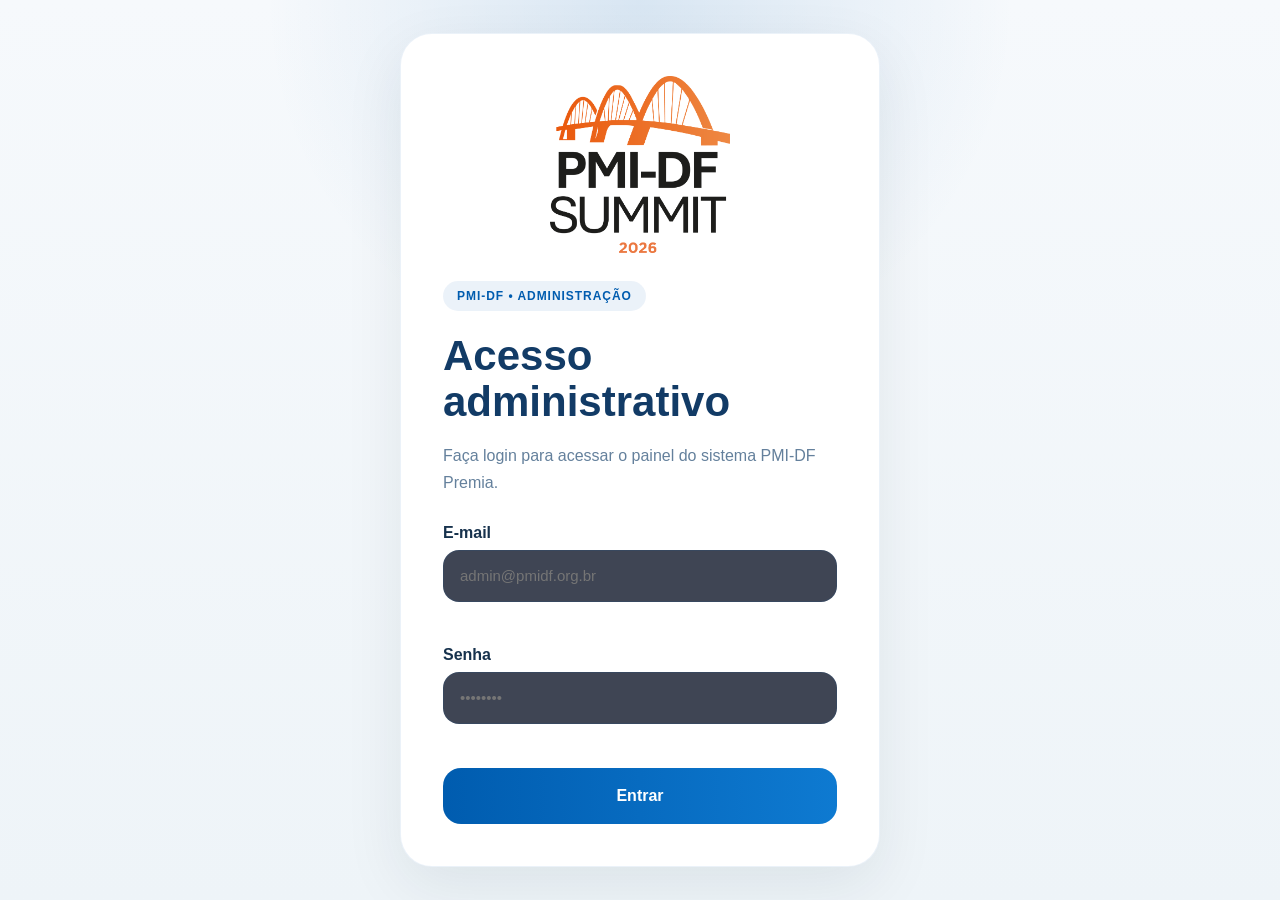
<file: index.html>
<!doctype html>
<html lang="pt-br">
  <head>
    <meta charset="utf-8">
    <title>PMI-DF Premia</title>
    <base href="/">
    <meta name="viewport" content="width=device-width, initial-scale=1">
    <link rel="icon" type="image/x-icon" href="favicon.ico">
  <link rel="stylesheet" href="styles.css"></head>
  <body>
    <app-root></app-root>
  <script src="runtime.js" type="module"></script><script src="polyfills.js" type="module"></script><script src="vendor.js" type="module"></script><script src="main.js" type="module"></script></body>
</html>
</file>
<file: styles.css>
/*!**********************************************************************************************************************************************************************************************************************!*\
  !*** css ./node_modules/css-loader/dist/cjs.js??ruleSet[1].rules[5].rules[0].oneOf[0].use[1]!./node_modules/postcss-loader/dist/cjs.js??ruleSet[1].rules[5].rules[0].oneOf[0].use[2]!./src/styles.css?ngGlobalStyle ***!
  \**********************************************************************************************************************************************************************************************************************/
:root {
  --bg: #0f172a;
  --panel: #111827;
  --panel-2: #1f2937;
  --text: #e5e7eb;
  --muted: #94a3b8;
  --primary: #38bdf8;
  --primary-2: #0ea5e9;
  --danger: #ef4444;
  --success: #22c55e;
  --border: rgba(148, 163, 184, 0.18);
}

* { box-sizing: border-box; }
html, body { height: 100%; }
body {
  margin: 0;
  font-family: Inter, system-ui, -apple-system, BlinkMacSystemFont, "Segoe UI", sans-serif;
  background: linear-gradient(180deg, #020617 0%, #0f172a 100%);
  color: var(--text);
}

a { color: inherit; text-decoration: none; }
button, input, select, textarea {
  font: inherit;
}
input, select, textarea {
  width: 100%;
  padding: .75rem .9rem;
  border-radius: 12px;
  border: 1px solid var(--border);
  background: rgba(15, 23, 42, 0.8);
  color: var(--text);
  outline: none;
}
input:focus, select:focus, textarea:focus {
  border-color: var(--primary);
  box-shadow: 0 0 0 3px rgba(56, 189, 248, 0.15);
}
textarea { min-height: 110px; resize: vertical; }
button {
  border: 0;
  border-radius: 12px;
  padding: .75rem 1rem;
  cursor: pointer;
  background: var(--primary-2);
  color: white;
  font-weight: 600;
}
button.secondary { background: #334155; }
button.danger { background: var(--danger); }
button:disabled { opacity: .6; cursor: not-allowed; }

.container {
  width: min(1200px, calc(100% - 2rem));
  margin: 0 auto;
  padding: 1.25rem 0 2rem;
}

.panel {
  background: rgba(15, 23, 42, 0.78);
  border: 1px solid var(--border);
  border-radius: 20px;
  box-shadow: 0 15px 45px rgba(2, 6, 23, 0.35);
  backdrop-filter: blur(10px);
}

.page-grid {
  display: grid;
  grid-template-columns: 1fr 1.2fr;
  gap: 1rem;
}

.grid-2 {
  display: grid;
  grid-template-columns: 1fr 1fr;
  gap: .9rem;
}

.grid-3 {
  display: grid;
  grid-template-columns: repeat(3, 1fr);
  gap: .9rem;
}

@media (max-width: 900px) {
  .page-grid, .grid-2, .grid-3 { grid-template-columns: 1fr; }
}

.card {
  padding: 1rem;
  background: rgba(17, 24, 39, 0.9);
  border: 1px solid var(--border);
  border-radius: 18px;
}

.muted { color: var(--muted); }
.small { font-size: .92rem; }
.badge {
  display: inline-flex;
  align-items: center;
  gap: .35rem;
  padding: .35rem .65rem;
  border-radius: 999px;
  background: rgba(56, 189, 248, 0.12);
  color: #7dd3fc;
  border: 1px solid rgba(56, 189, 248, 0.18);
  font-size: .82rem;
}
.table {
  width: 100%;
  border-collapse: collapse;
  overflow: hidden;
}
.table th, .table td {
  padding: .8rem;
  border-bottom: 1px solid var(--border);
  text-align: left;
  vertical-align: top;
}
.table th { color: #cbd5e1; font-size: .88rem; }
.actions { display: flex; gap: .5rem; flex-wrap: wrap; }
.toolbar {
  display: flex;
  justify-content: space-between;
  align-items: center;
  gap: 1rem;
  margin-bottom: 1rem;
  flex-wrap: wrap;
}
.nav {
  position: sticky;
  top: 0;
  z-index: 10;
  background: rgba(2, 6, 23, 0.9);
  border-bottom: 1px solid var(--border);
  backdrop-filter: blur(10px);
}
.nav-inner {
  width: min(1200px, calc(100% - 2rem));
  margin: 0 auto;
  display: flex;
  align-items: center;
  justify-content: space-between;
  gap: 1rem;
  padding: .95rem 0;
  flex-wrap: wrap;
}
.nav-links {
  display: flex;
  flex-wrap: wrap;
  gap: .5rem;
}
.nav-links a {
  padding: .55rem .8rem;
  border-radius: 999px;
  border: 1px solid transparent;
  color: #cbd5e1;
}
.nav-links a.active, .nav-links a:hover {
  border-color: rgba(56, 189, 248, 0.2);
  background: rgba(56, 189, 248, 0.12);
  color: #fff;
}
.hero {
  padding: 1.5rem;
}
.hero h1 { margin: 0 0 .5rem; font-size: clamp(1.8rem, 3vw, 3rem); }
.hero p { margin: 0; color: var(--muted); max-width: 70ch; }
.form-actions {
  display: flex;
  gap: .6rem;
  margin-top: 1rem;
  flex-wrap: wrap;
}
.hr {
  height: 1px;
  background: var(--border);
  margin: 1rem 0;
}
.codebox {
  white-space: pre-wrap;
  word-break: break-word;
  padding: 1rem;
  border-radius: 16px;
  background: rgba(2, 6, 23, 0.85);
  border: 1px solid var(--border);
  color: #dbeafe;
  font-size: .88rem;
}
.alert {
  padding: .9rem 1rem;
  border-radius: 14px;
  margin: .9rem 0;
}
.alert.success { background: rgba(34, 197, 94, 0.12); border: 1px solid rgba(34, 197, 94, 0.2); color: #bbf7d0; }
.alert.error { background: rgba(239, 68, 68, 0.12); border: 1px solid rgba(239, 68, 68, 0.2); color: #fecaca; }
.stack { display: grid; gap: .85rem; }
.kpi {
  padding: 1rem;
  border-radius: 18px;
  background: linear-gradient(135deg, rgba(14,165,233,.18), rgba(56,189,248,.08));
  border: 1px solid rgba(56,189,248,.16);
}
.kpi strong { font-size: 1.6rem; display: block; }


/*# sourceMappingURL=styles.css.map*/
</file>
